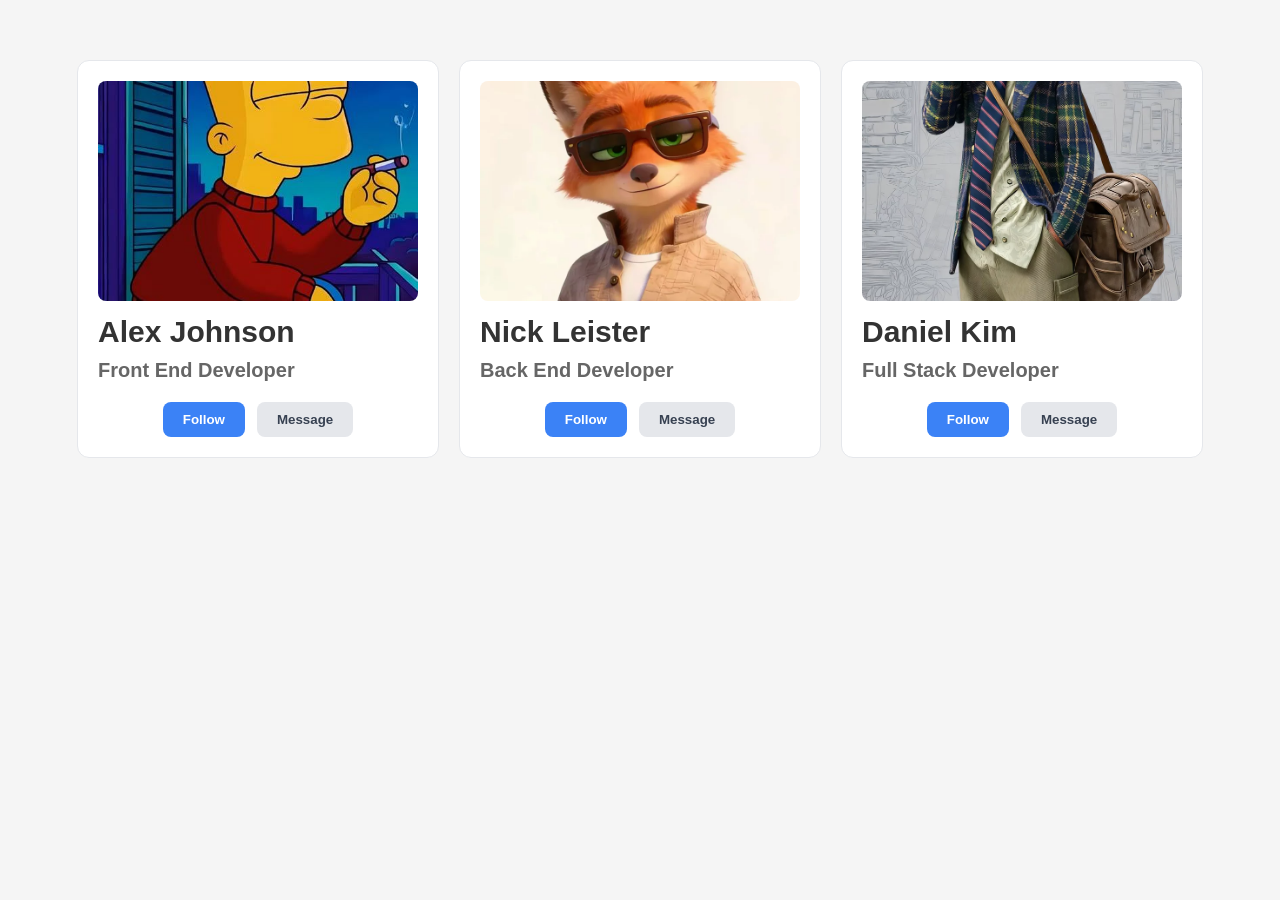
<file: Day1/index.html>
<!DOCTYPE html>
<html lang="en">
<head>
    <meta charset="UTF-8">
    <meta name="viewport" content="width=device-width, initial-scale=1.0">
    <title>Team Cards</title>
    <link rel="stylesheet" href="task.css">
</head>
<body>
    <div class="card-row">
        <div class="card">
            <img src="simpson.jpeg" alt="Alex Johnson">
            <h2>Alex Johnson</h2>
            <h3>Front End Developer</h3>
            <div class="buttons"> <!-- Added this wrapper -->
                <button class="primary">Follow</button>
                <button>Message</button>
            </div>
        </div>

        <div class="card">
            <img src="Nick.jpeg" alt="Nick Leister">
            <h2>Nick Leister</h2>
            <h3>Back End Developer</h3>
            <div class="buttons">
                <button class="primary">Follow</button>
                <button>Message</button>
            </div>
        </div>

        <div class="card">
            <img src="dk.jpeg" alt="Daniel Kim">
            <h2>Daniel Kim</h2>
            <h3>Full Stack Developer</h3>
            <div class="buttons">
                <button class="primary">Follow</button>
                <button>Message</button>
            </div>
        </div>
    </div>
    
</body>
</html>
</file>
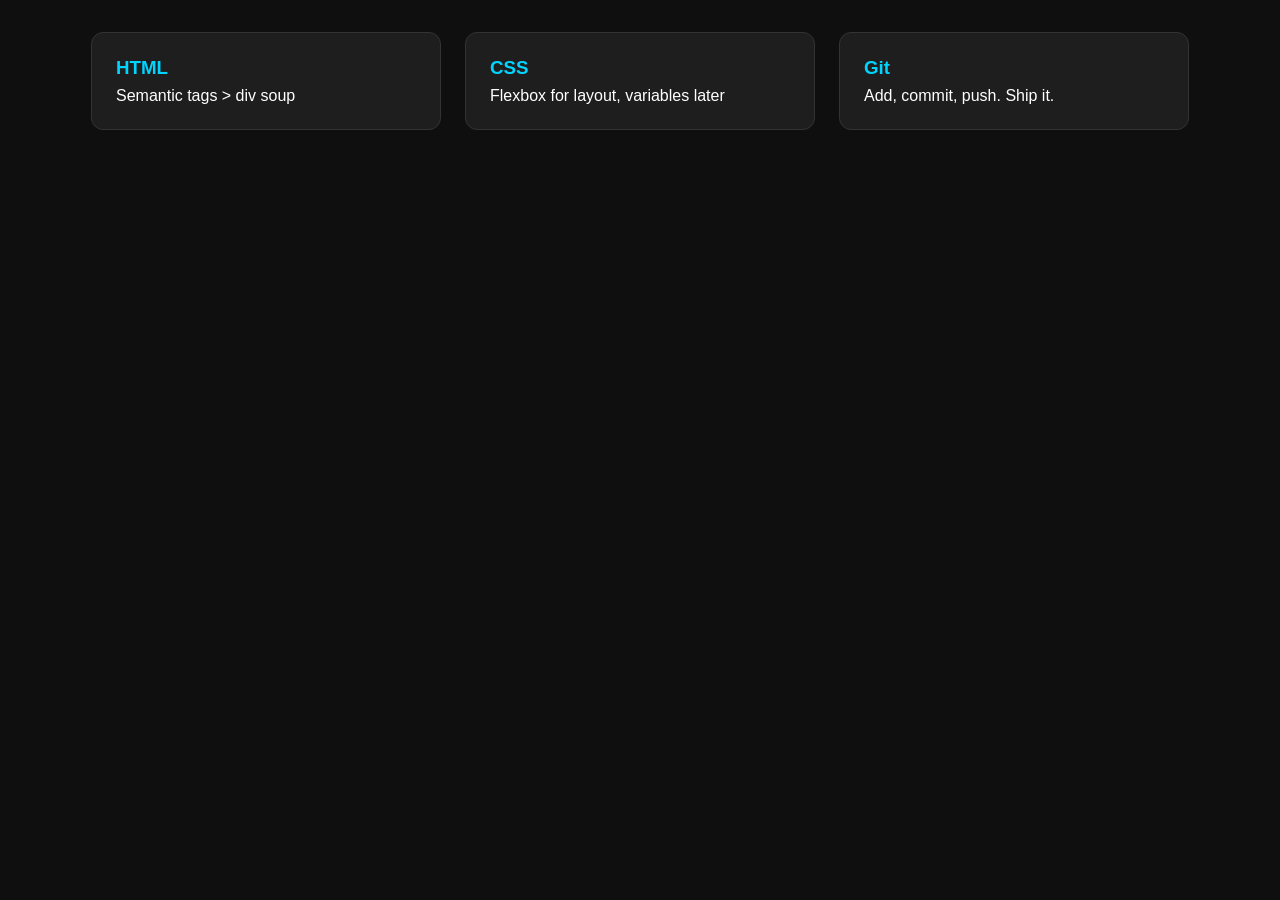
<file: day2/d2.html>
<!DOCTYPE html>
<html>
<head>
  <meta charset="UTF-8">
  <title>Day 2 - Flexbox</title>
  <style>
    * { margin: 0; padding: 0; box-sizing: border-box; }
    body { 
      font-family: sans-serif; 
      background: #0f0f0f; 
      color: white;
      padding: 2rem;
    }
    .cards {
      display: flex;
      flex-wrap: wrap;
      gap: 1.5rem;
      justify-content: center;
    }
    .card {
      background: #1e1e1e;
      border: 1px solid #333;
      border-radius: 12px;
      padding: 1.5rem;
      flex: 1 1 280px;
      max-width: 350px;
    }
    .card h3 { margin-bottom: 0.5rem; color: #00d4ff; }
  </style>
</head>
<body>
  <div class="cards">
    <div class="card">
      <h3>HTML</h3>
      <p>Semantic tags > div soup</p>
    </div>
    <div class="card">
      <h3>CSS</h3>
      <p>Flexbox for layout, variables later</p>
    </div>
    <div class="card">
      <h3>Git</h3>
      <p>Add, commit, push. Ship it.</p>
    </div>
  </div>
</body>
</html>
</file>
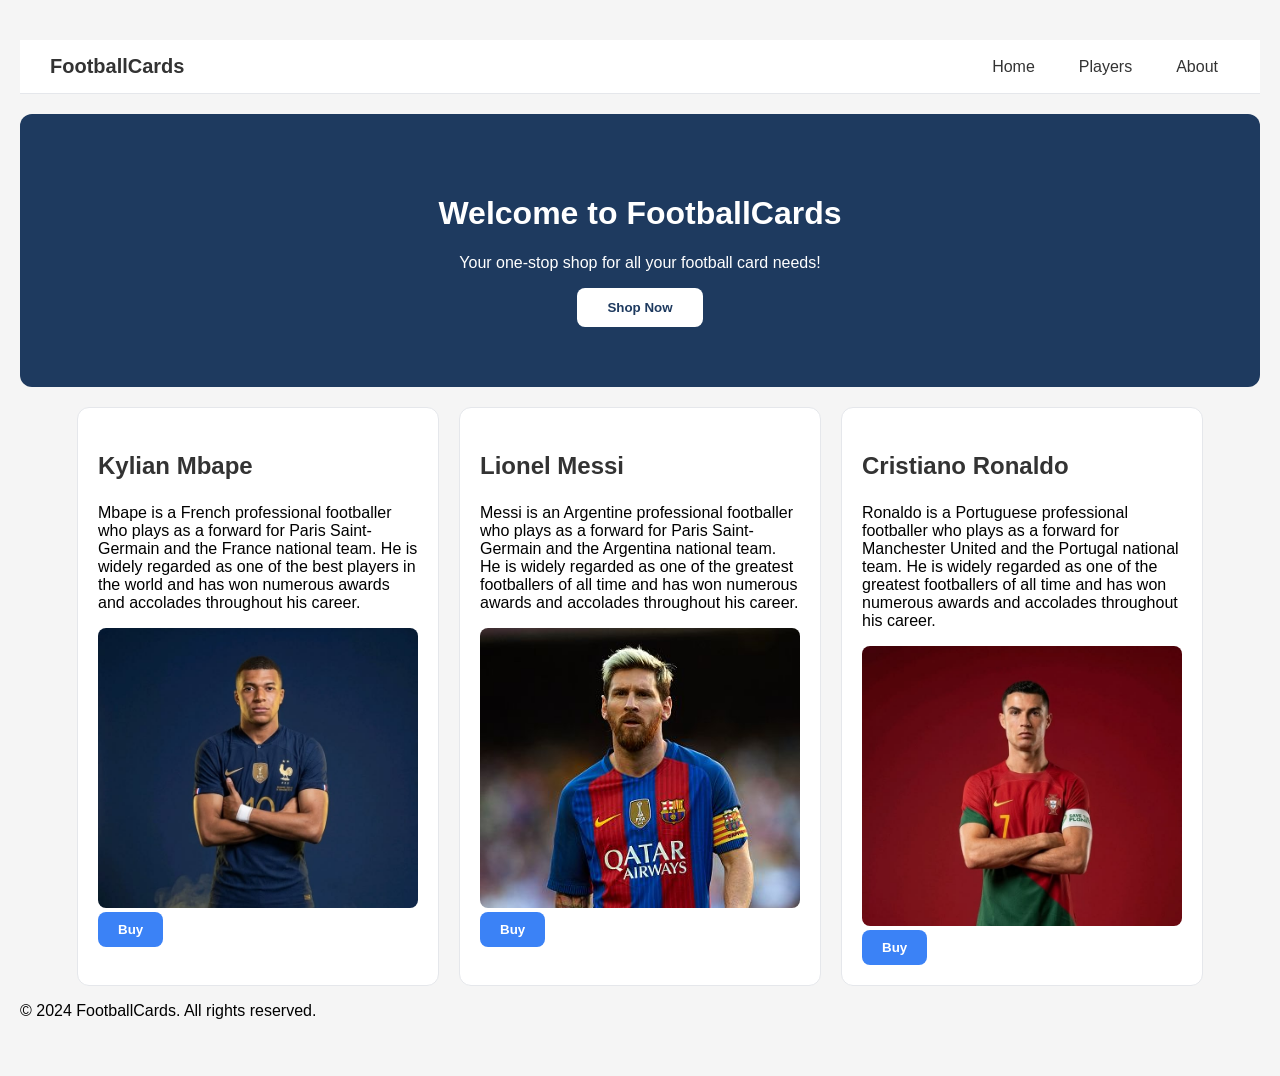
<file: Day3/d3.html>
<!DOCTYPE html>
<html lang="en">
<head>
    <meta charset="UTF-8">
    <meta name="viewport" content="width=cd, initial-scale=1.0">
    <title>Document</title>
     <link rel="stylesheet" href="d3.css"> 
</head>
<body>
    <nav class="navbar">
  <a href="#" class="nav-logo">FootballCards</a>
  <ul class="nav-links">
    <li><a href="#">Home</a></li>
    <li><a href="#">Players</a></li>
    <li><a href="#">About</a></li>
  </ul>
</nav>
   <div class="hero">
        <h1>Welcome to FootballCards</h1>
        <p>Your one-stop shop for all your football card needs!</p>
        <button class="primary">Shop Now</button>
    </div>    
    <div class="card-row">
        <div class="card">
            <h3>Kylian Mbape</h3>
            <p>Mbape is a French professional footballer who plays as a forward for Paris Saint-Germain and the France national team. He is widely regarded as one of the best players in the world and has won numerous awards and accolades throughout his career.</p>
            <img src="Mbappe.jpeg" alt="Mbappe" width="200">
            <div class="buttons">
                <button class="primary">Buy</button>

            </div>
        </div>  
        <div class="card">
            <h3>Lionel Messi</h3>
            <p>Messi is an Argentine professional footballer who plays as a forward for Paris Saint-Germain and the Argentina national team. He is widely regarded as one of the greatest footballers of all time and has won numerous awards and accolades throughout his career.</p>
            <img src="Messi.jpeg" alt="Messi" width="200">
             <div class="buttons">
                <button class="primary">Buy</button>
             </div>
        </div>
        <div class="card">
            <h3>Cristiano Ronaldo</h3>
            <p>Ronaldo is a Portuguese professional footballer who plays as a forward for Manchester United and the Portugal national team. He is widely regarded as one of the greatest footballers of all time and has won numerous awards and accolades throughout his career.</p>
            <img src="Ronaldo.jpeg" alt="Ronaldo" width="200">
            <div class="buttons">
                <button class="primary">Buy</button>
            </div>
         </div>
    </div> 
    <footer>
        <p>&copy; 2024 FootballCards. All rights reserved.</p>
    </footer>
 

</body>
</html>
</file>
<file: Day1/task.css>
h2{
    font-size: 30px;
    color: #333;
    margin: 10px 0;
}
h3{
    font-size: 20px;
    color: #666;
    margin: 5px 0;
}
body{
    margin: 0;
    padding: 40px 20px;
    background: #f5f5f5;
    font-family: sans-serif;
}
.buttons {
    margin-top: 20px;
    display: flex;
    gap: 12px;
    justify-content: center;
}

button {
    padding: 10px 20px;
    border: none;
    border-radius: 8px;
    cursor: pointer;
    font-weight: 600;
}
.card-row{
    display: flex;
    gap: 20px;
    margin-top: 20px;
    flex-wrap: wrap;
    justify-content: center;
}
.card{
    flex: 1;
    border: 1px solid #e5e7eb;
    border-radius: 12px;
    padding: 20px;
    background: white;
    max-width: 320px;
    min-width: 250px;
}
.card img{
    height: 220px;
    width:100%;
    object-fit: cover;
    border-radius:8px;
}
@media (max-width: 768px) {
  .card-row {
    flex-direction: column;
  }
}
.primary {
    background: #3b82f6;
    color: white;
}

button:not(.primary) {
    background: #e5e7eb;
    color: #374151;
}
</file>
<file: Day3/d3.css>
h3{
    Font-family: 'Arial', sans-serif;
    Color: #333;
    font-size: 24px;

}
body{
    margin:0;
    padding:40px 20px;
    background-color: #f5f5f5;
    font-family: 'Arial', sans-serif;
}

button {
    padding: 10px 20px;
    border: none;
    border-radius: 8px;
    cursor: pointer;
    font-weight: 600;
}
.card-row{
    display: flex;
    gap: 20px;
    margin-top: 20px;
    flex-wrap: wrap;
    justify-content: center;
}
.card{
    flex: 1;
    border: 1px solid #e5e7eb;
    border-radius: 12px;
    padding: 20px;
    background: white;
    max-width: 320px;
    min-width: 250px;
}
.card img {
    height: 280px;
    width: 100%;
    object-fit: cover;
    object-position: top;
    border-radius: 8px;
}
@media (max-width: 768px) {
  .card-row {
    flex-direction: column;
  }
}
.primary {
    background: #3b82f6;
    color: white;
}

button:not(.primary) {
    background: #e5e7eb;
    color: #374151;
}
/* Mobile responsive */
@media (max-width: 768px) {
  .card-container {
    flex-direction: column;
    align-items: center;
  }
  
  .card {
    width: 90%;
  }
}
.navbar {
  background: white;
  padding: 15px 30px;
  display: flex;
  justify-content: space-between;
  align-items: center;
  border-bottom: 1px solid #e5e7eb;
}

.nav-logo {
  font-size: 20px;
  font-weight: bold;
  text-decoration: none;
  color: #333;
}

.nav-links {
  list-style: none;
  display: flex;
  gap: 20px;
  margin: 0;
  padding: 0;
}

.nav-links a {
  text-decoration: none;
  color: #333;
  padding: 8px 12px;
  border-radius: 6px;
}

.nav-links a:hover {
  background: #f3f4f6;
}
.hero{
    text-align: center;
    padding: 60px 20px;
    background:  #1e3a5f ;
    color: white;
    border-radius: 12px;
    margin-top: 20px;
    padding:60px 20px;
}
.hero button {
    background: white;
    color: #1e3a5f;
    font-weight: bold;
    padding: 12px 30px;
    border-radius: 8px;
    border: none;
    cursor: pointer;
}

.hero button:hover {
    background: #e5e7eb;
}
.card {
    transition: transform 0.3s ease, box-shadow 0.3s ease;
}
.card:hover {
    transform: translateY(-8px);
    box-shadow: 0 12px 24px rgba(0, 0, 0, 0.15);
}
</file>
